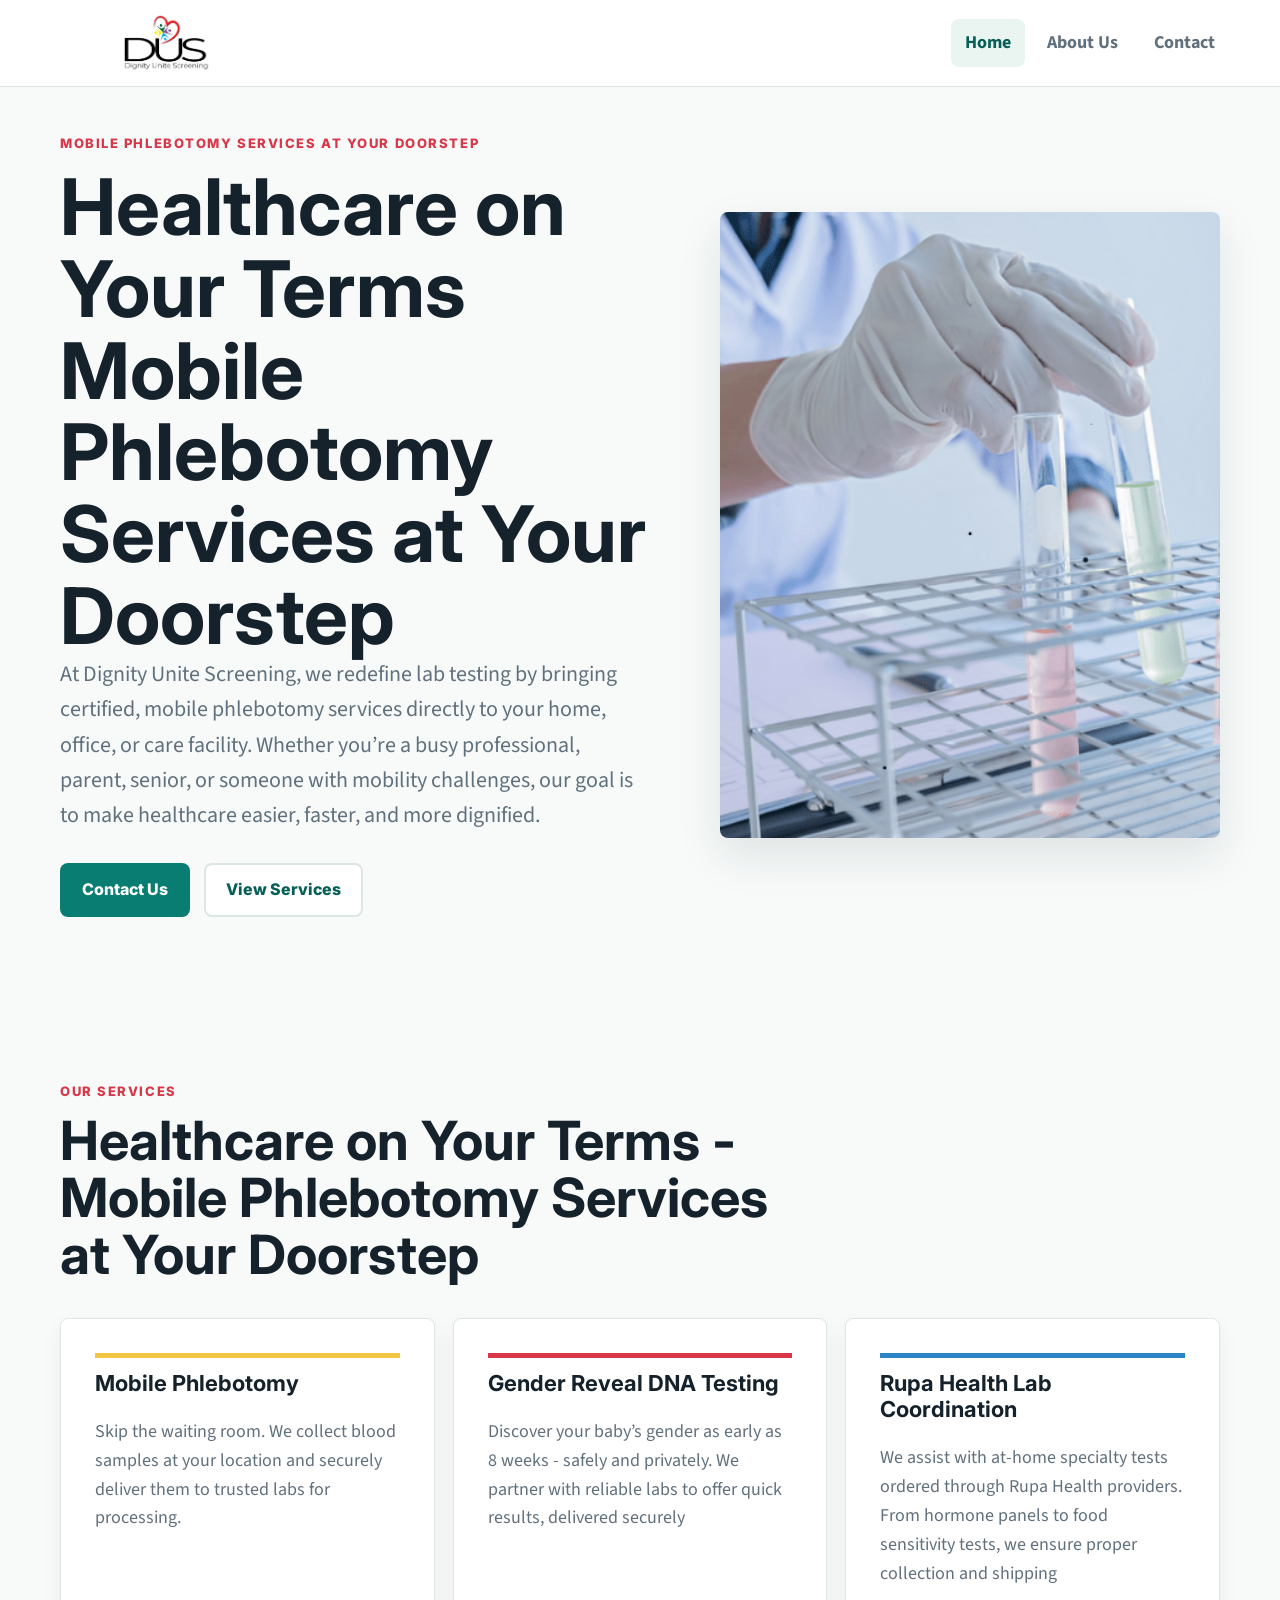
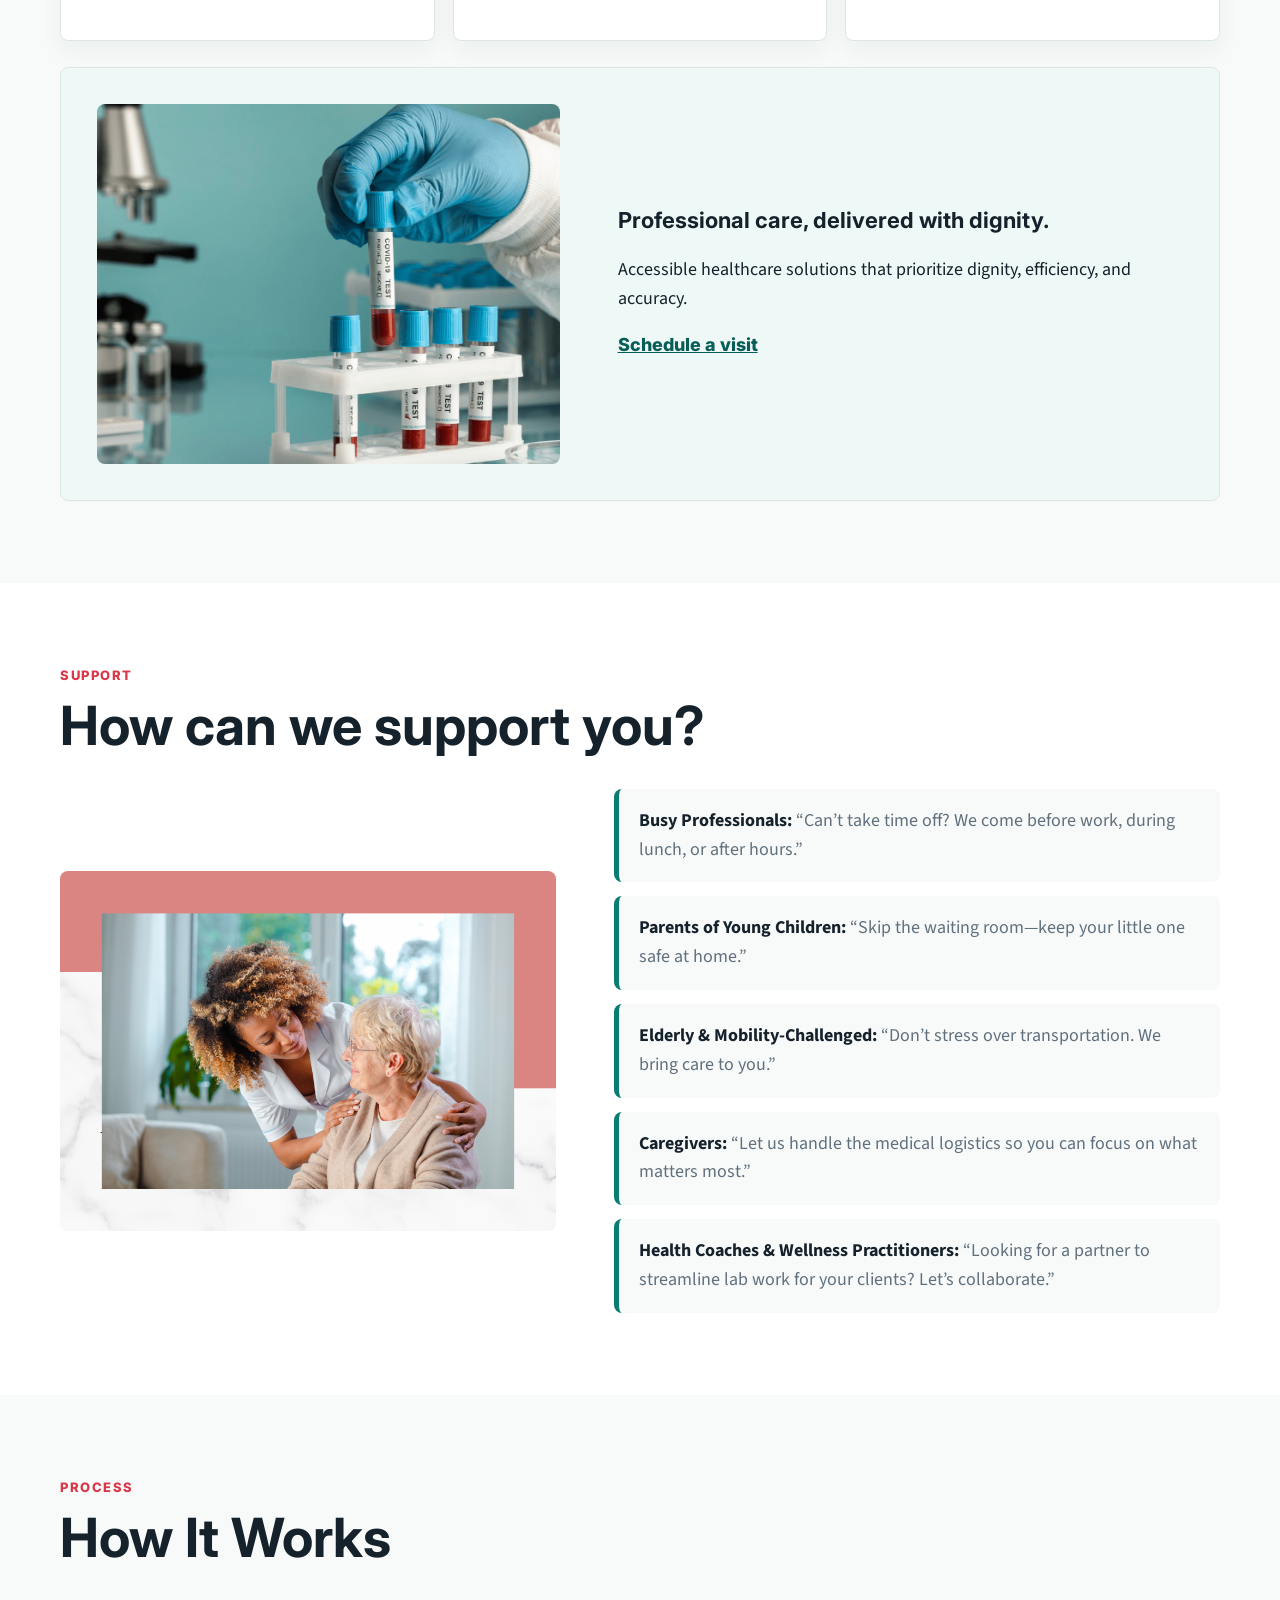
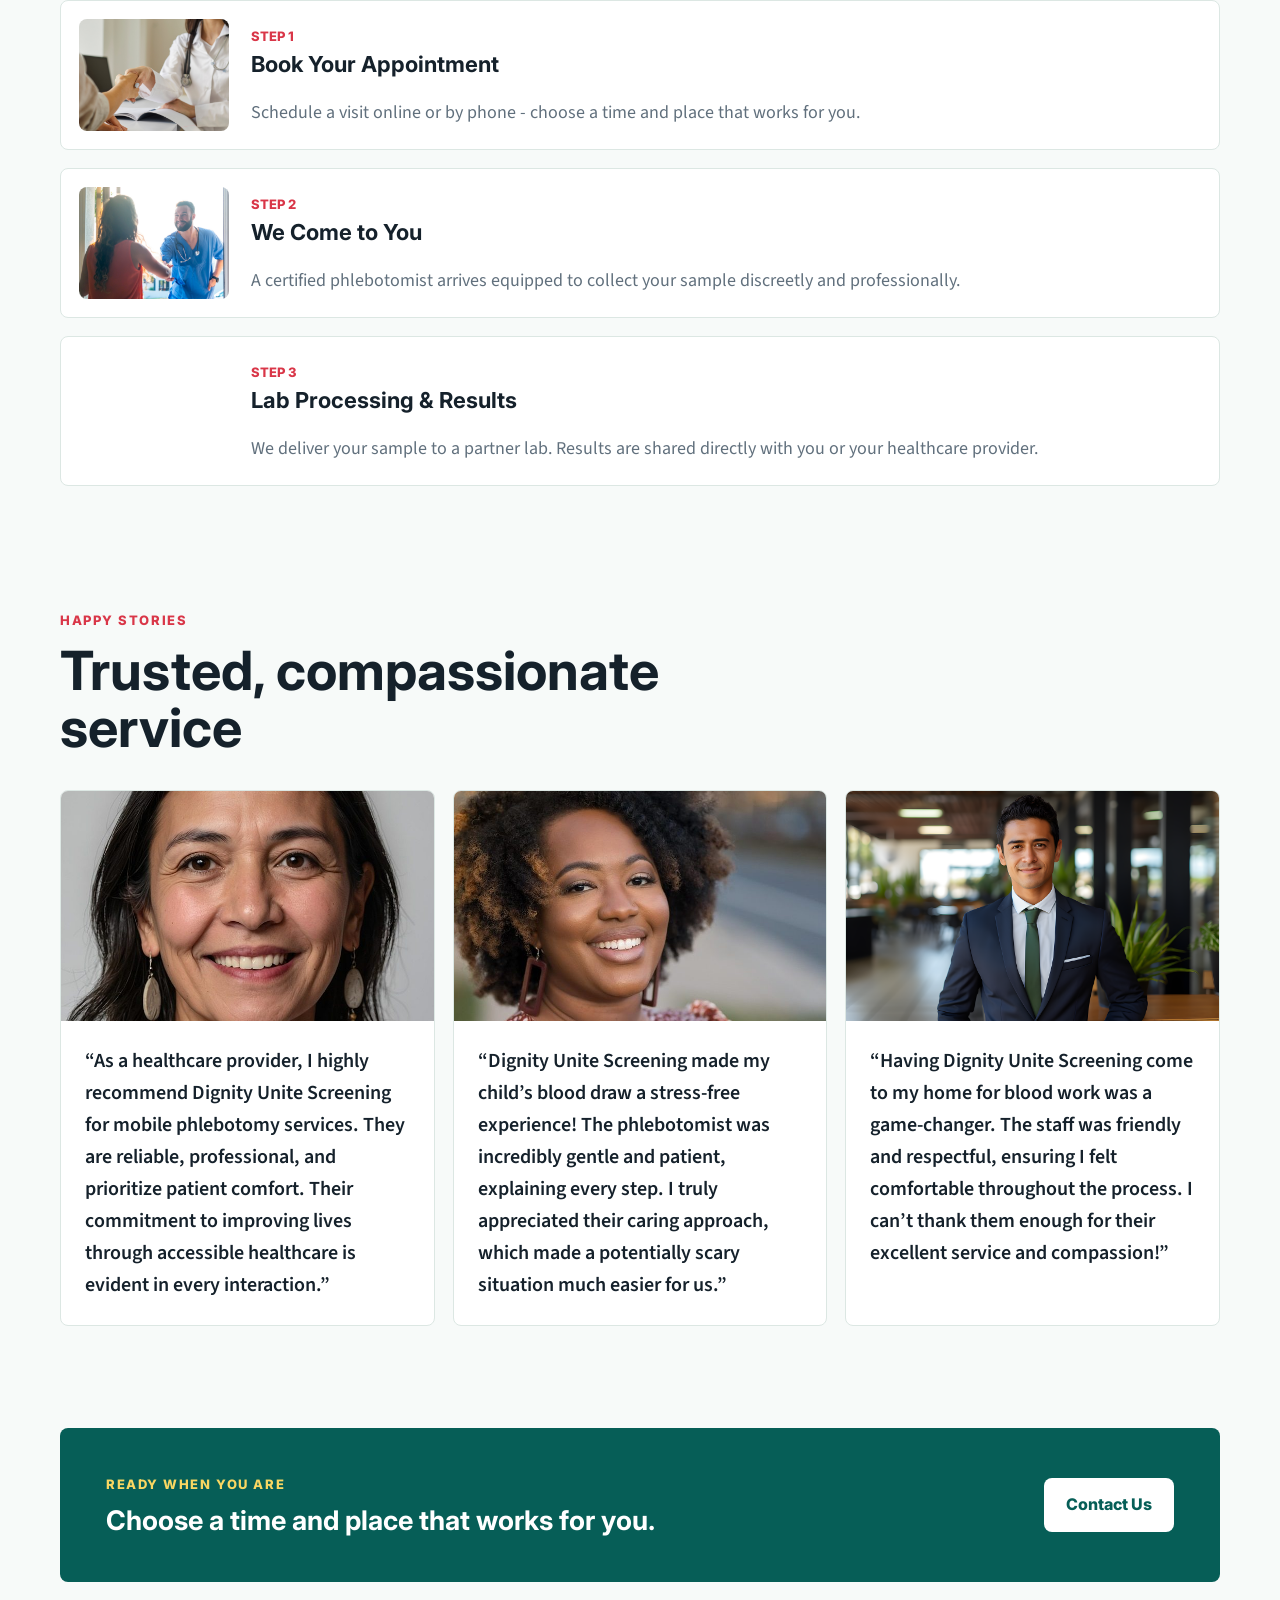
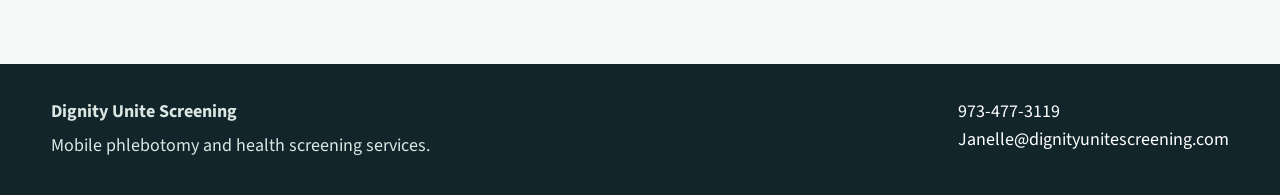
<file: index.html>
<!doctype html>
<html lang="en">
  <head>
    <meta charset="utf-8">
    <meta name="viewport" content="width=device-width, initial-scale=1">
    <meta name="description" content="Dignity Unite Screening mobile phlebotomy services at your doorstep.">
    <title>Dignity Unite Screening | Home</title>
    <link rel="icon" type="image/png" href="notas/images/icon_dignity_unite_screening.png">
    <link rel="preconnect" href="https://fonts.googleapis.com">
    <link rel="preconnect" href="https://fonts.gstatic.com" crossorigin>
    <link href="https://fonts.googleapis.com/css2?family=Inter:wght@500;600;700;800&family=Source+Sans+3:wght@400;500;600&display=swap" rel="stylesheet">
    <link rel="stylesheet" href="styles.css">
  </head>
  <body>
    <header class="site-header">
      <a class="brand" href="index.html" aria-label="Dignity Unite Screening home">
        <img class="site-logo" src="notas/images/logo_dignity_unite_screening.png" alt="Dignity Unite Screening">
      </a>
      <button class="nav-toggle" type="button" aria-expanded="false" aria-controls="site-nav">
        <span></span>
        <span></span>
        <span></span>
        <span class="sr-only">Menu</span>
      </button>
      <nav class="site-nav" id="site-nav" aria-label="Main navigation">
        <a href="index.html" aria-current="page">Home</a>
        <a href="about.html">About Us</a>
        <a href="contact.html">Contact</a>
      </nav>
    </header>

    <main>
      <section class="hero section">
        <div class="hero-copy">
          <p class="eyebrow">Mobile Phlebotomy Services at Your Doorstep</p>
          <h1>Healthcare on Your Terms Mobile Phlebotomy Services at Your Doorstep</h1>
          <p class="lead">At Dignity Unite Screening, we redefine lab testing by bringing certified, mobile phlebotomy services directly to your home, office, or care facility. Whether you’re a busy professional, parent, senior, or someone with mobility challenges, our goal is to make healthcare easier, faster, and more dignified.</p>
          <div class="button-row">
            <a class="button primary" href="contact.html#contact-form">Contact Us</a>
            <a class="button secondary" href="#services">View Services</a>
          </div>
        </div>
        <div class="hero-media">
          <img src="assets/service-mobile-phlebotomy.png" alt="Mobile phlebotomy service graphic">
        </div>
      </section>

      <section class="section" id="services">
        <div class="section-heading">
          <p class="eyebrow">Our Services</p>
          <h2>Healthcare on Your Terms - Mobile Phlebotomy Services at Your Doorstep</h2>
        </div>
        <div class="service-grid">
          <article class="card service-card">
            <h3>Mobile Phlebotomy</h3>
            <p>Skip the waiting room. We collect blood samples at your location and securely deliver them to trusted labs for processing.</p>
          </article>
          <article class="card service-card">
            <h3>Gender Reveal DNA Testing</h3>
            <p>Discover your baby’s gender as early as 8 weeks - safely and privately. We partner with reliable labs to offer quick results, delivered securely</p>
          </article>
          <article class="card service-card">
            <h3>Rupa Health Lab Coordination</h3>
            <p>We assist with at-home specialty tests ordered through Rupa Health providers. From hormone panels to food sensitivity tests, we ensure proper collection and shipping</p>
          </article>
        </div>
        <div class="split-feature">
          <img src="assets/services-lab-coordination.png" alt="At-home lab coordination graphic">
          <div>
            <h3>Professional care, delivered with dignity.</h3>
            <p>Accessible healthcare solutions that prioritize dignity, efficiency, and accuracy.</p>
            <a class="text-link" href="contact.html#contact-form">Schedule a visit</a>
          </div>
        </div>
      </section>

      <section class="section support-section">
        <div class="section-heading">
          <p class="eyebrow">Support</p>
          <h2>How can we support you?</h2>
        </div>
        <div class="support-layout">
          <img src="assets/support-home-care.png" alt="Home care service graphic">
          <div class="support-list">
            <p><strong>Busy Professionals:</strong> “Can’t take time off? We come before work, during lunch, or after hours.”</p>
            <p><strong>Parents of Young Children:</strong> “Skip the waiting room—keep your little one safe at home.”</p>
            <p><strong>Elderly &amp; Mobility-Challenged:</strong> “Don’t stress over transportation. We bring care to you.”</p>
            <p><strong>Caregivers:</strong> “Let us handle the medical logistics so you can focus on what matters most.”</p>
            <p><strong>Health Coaches &amp; Wellness Practitioners:</strong> “Looking for a partner to streamline lab work for your clients? Let’s collaborate.”</p>
          </div>
        </div>
      </section>

      <section class="section">
        <div class="section-heading">
          <p class="eyebrow">Process</p>
          <h2>How It Works</h2>
        </div>
        <div class="steps">
          <article class="step">
            <img src="assets/how-it-works-book.png" alt="Book appointment graphic">
            <div>
              <span>Step 1</span>
              <h3>Book Your Appointment</h3>
              <p>Schedule a visit online or by phone - choose a time and place that works for you.</p>
            </div>
          </article>
          <article class="step">
            <img src="assets/how-it-works-visit.png" alt="Phlebotomist visit graphic">
            <div>
              <span>Step 2</span>
              <h3>We Come to You</h3>
              <p>A certified phlebotomist arrives equipped to collect your sample discreetly and professionally.</p>
            </div>
          </article>
          <article class="step">
            <img src="assets/how-it-works-results.png" alt="Lab results graphic">
            <div>
              <span>Step 3</span>
              <h3>Lab Processing &amp; Results</h3>
              <p>We deliver your sample to a partner lab. Results are shared directly with you or your healthcare provider.</p>
            </div>
          </article>
        </div>
      </section>

      <section class="section testimonials">
        <div class="section-heading">
          <p class="eyebrow">Happy Stories</p>
          <h2>Trusted, compassionate service</h2>
        </div>
        <div class="testimonial-grid">
          <article class="testimonial-card">
            <img src="assets/testimonial-healthcare-provider.jpg" alt="Healthcare provider portrait">
            <p>“As a healthcare provider, I highly recommend Dignity Unite Screening for mobile phlebotomy services. They are reliable, professional, and prioritize patient comfort. Their commitment to improving lives through accessible healthcare is evident in every interaction.”</p>
          </article>
          <article class="testimonial-card">
            <img src="assets/testimonial-parent.jpg" alt="Parent testimonial portrait">
            <p>“Dignity Unite Screening made my child’s blood draw a stress-free experience! The phlebotomist was incredibly gentle and patient, explaining every step. I truly appreciated their caring approach, which made a potentially scary situation much easier for us.”</p>
          </article>
          <article class="testimonial-card">
            <img src="assets/testimonial-home-client.png" alt="Home client testimonial graphic">
            <p>“Having Dignity Unite Screening come to my home for blood work was a game-changer. The staff was friendly and respectful, ensuring I felt comfortable throughout the process. I can’t thank them enough for their excellent service and compassion!”</p>
          </article>
        </div>
      </section>

      <section class="cta-band">
        <div>
          <p class="eyebrow">Ready when you are</p>
          <h2>Choose a time and place that works for you.</h2>
        </div>
        <a class="button light" href="contact.html#contact-form">Contact Us</a>
      </section>
    </main>

    <footer class="site-footer">
      <div>
        <strong>Dignity Unite Screening</strong>
        <p>Mobile phlebotomy and health screening services.</p>
      </div>
      <div>
        <a href="tel:9734773119">973-477-3119</a>
        <a href="mailto:Janelle@dignityunitescreening.com">Janelle@dignityunitescreening.com</a>
      </div>
    </footer>
    <script src="script.js"></script>
  </body>
</html>
</file>
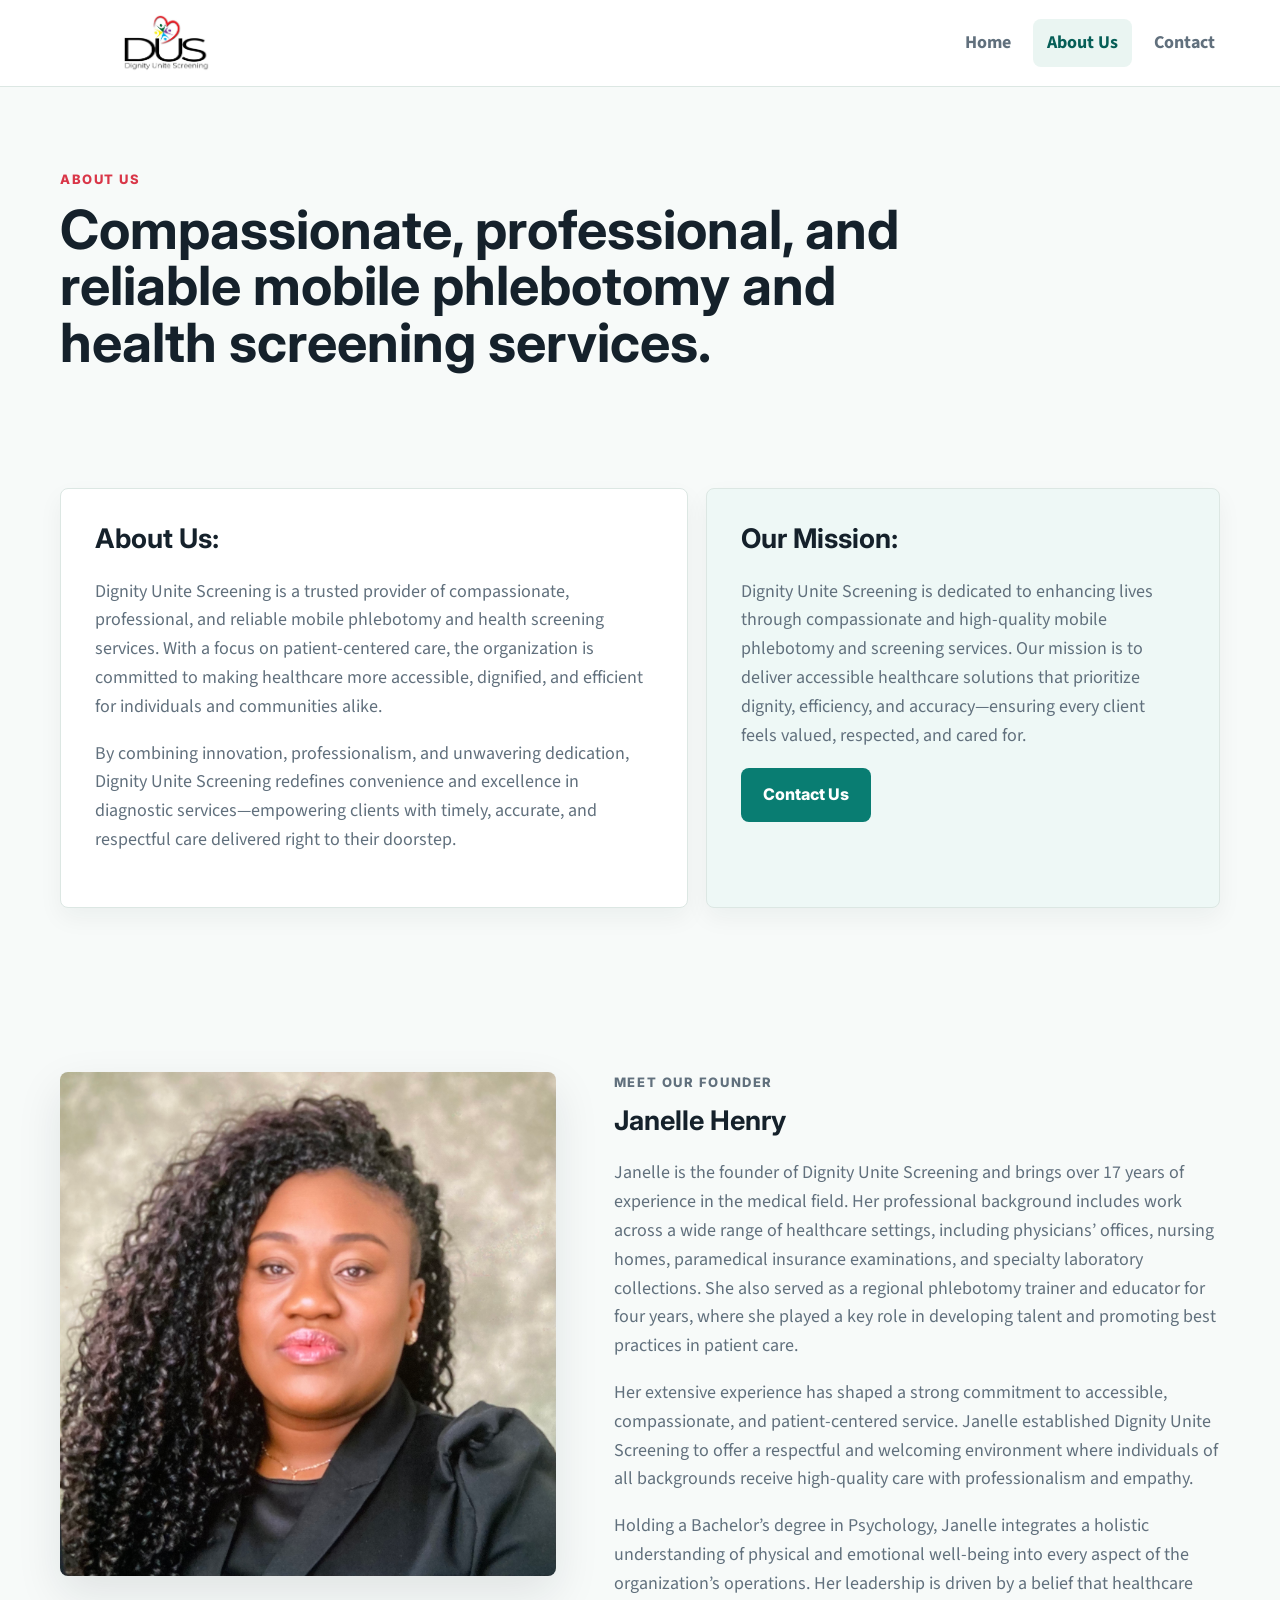
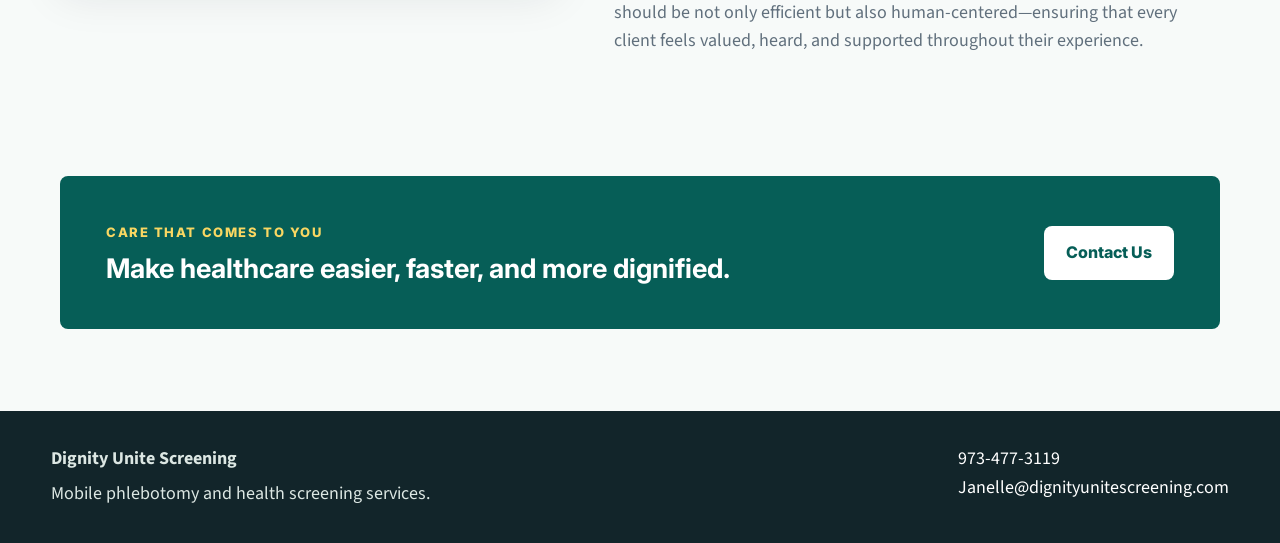
<file: about.html>
<!doctype html>
<html lang="en">
  <head>
    <meta charset="utf-8">
    <meta name="viewport" content="width=device-width, initial-scale=1">
    <meta name="description" content="About Dignity Unite Screening and founder Janelle Henry.">
    <title>Dignity Unite Screening | About Us</title>
    <link rel="icon" type="image/png" href="notas/images/icon_dignity_unite_screening.png">
    <link rel="preconnect" href="https://fonts.googleapis.com">
    <link rel="preconnect" href="https://fonts.gstatic.com" crossorigin>
    <link href="https://fonts.googleapis.com/css2?family=Inter:wght@500;600;700;800&family=Source+Sans+3:wght@400;500;600&display=swap" rel="stylesheet">
    <link rel="stylesheet" href="styles.css">
  </head>
  <body>
    <header class="site-header">
      <a class="brand" href="index.html" aria-label="Dignity Unite Screening home">
        <img class="site-logo" src="notas/images/logo_dignity_unite_screening.png" alt="Dignity Unite Screening">
      </a>
      <button class="nav-toggle" type="button" aria-expanded="false" aria-controls="site-nav">
        <span></span>
        <span></span>
        <span></span>
        <span class="sr-only">Menu</span>
      </button>
      <nav class="site-nav" id="site-nav" aria-label="Main navigation">
        <a href="index.html">Home</a>
        <a href="about.html" aria-current="page">About Us</a>
        <a href="contact.html">Contact</a>
      </nav>
    </header>

    <main>
      <section class="page-hero section">
        <p class="eyebrow">About Us</p>
        <h1>Compassionate, professional, and reliable mobile phlebotomy and health screening services.</h1>
      </section>

      <section class="section two-column">
        <article class="content-panel">
          <h2>About Us:</h2>
          <p>Dignity Unite Screening is a trusted provider of compassionate, professional, and reliable mobile phlebotomy and health screening services. With a focus on patient-centered care, the organization is committed to making healthcare more accessible, dignified, and efficient for individuals and communities alike.</p>
          <p>By combining innovation, professionalism, and unwavering dedication, Dignity Unite Screening redefines convenience and excellence in diagnostic services—empowering clients with timely, accurate, and respectful care delivered right to their doorstep.</p>
        </article>
        <article class="content-panel accent-panel">
          <h2>Our Mission:</h2>
          <p>Dignity Unite Screening is dedicated to enhancing lives through compassionate and high-quality mobile phlebotomy and screening services. Our mission is to deliver accessible healthcare solutions that prioritize dignity, efficiency, and accuracy—ensuring every client feels valued, respected, and cared for.</p>
          <a class="button primary" href="contact.html#contact-form">Contact Us</a>
        </article>
      </section>

      <section class="section founder-section">
        <div class="founder-image">
          <img src="assets/founder-janelle-henry.jpeg" alt="Janelle Henry">
        </div>
        <div class="founder-copy">
          <p class="eyebrow">Meet Our Founder</p>
          <h2>Janelle Henry</h2>
          <p>Janelle is the founder of Dignity Unite Screening and brings over 17 years of experience in the medical field. Her professional background includes work across a wide range of healthcare settings, including physicians’ offices, nursing homes, paramedical insurance examinations, and specialty laboratory collections. She also served as a regional phlebotomy trainer and educator for four years, where she played a key role in developing talent and promoting best practices in patient care.</p>
          <p>Her extensive experience has shaped a strong commitment to accessible, compassionate, and patient-centered service. Janelle established Dignity Unite Screening to offer a respectful and welcoming environment where individuals of all backgrounds receive high-quality care with professionalism and empathy.</p>
          <p>Holding a Bachelor’s degree in Psychology, Janelle integrates a holistic understanding of physical and emotional well-being into every aspect of the organization’s operations. Her leadership is driven by a belief that healthcare should be not only efficient but also human-centered—ensuring that every client feels valued, heard, and supported throughout their experience.</p>
        </div>
      </section>

      <section class="cta-band">
        <div>
          <p class="eyebrow">Care that comes to you</p>
          <h2>Make healthcare easier, faster, and more dignified.</h2>
        </div>
        <a class="button light" href="contact.html#contact-form">Contact Us</a>
      </section>
    </main>

    <footer class="site-footer">
      <div>
        <strong>Dignity Unite Screening</strong>
        <p>Mobile phlebotomy and health screening services.</p>
      </div>
      <div>
        <a href="tel:9734773119">973-477-3119</a>
        <a href="mailto:Janelle@dignityunitescreening.com">Janelle@dignityunitescreening.com</a>
      </div>
    </footer>
    <script src="script.js"></script>
  </body>
</html>
</file>
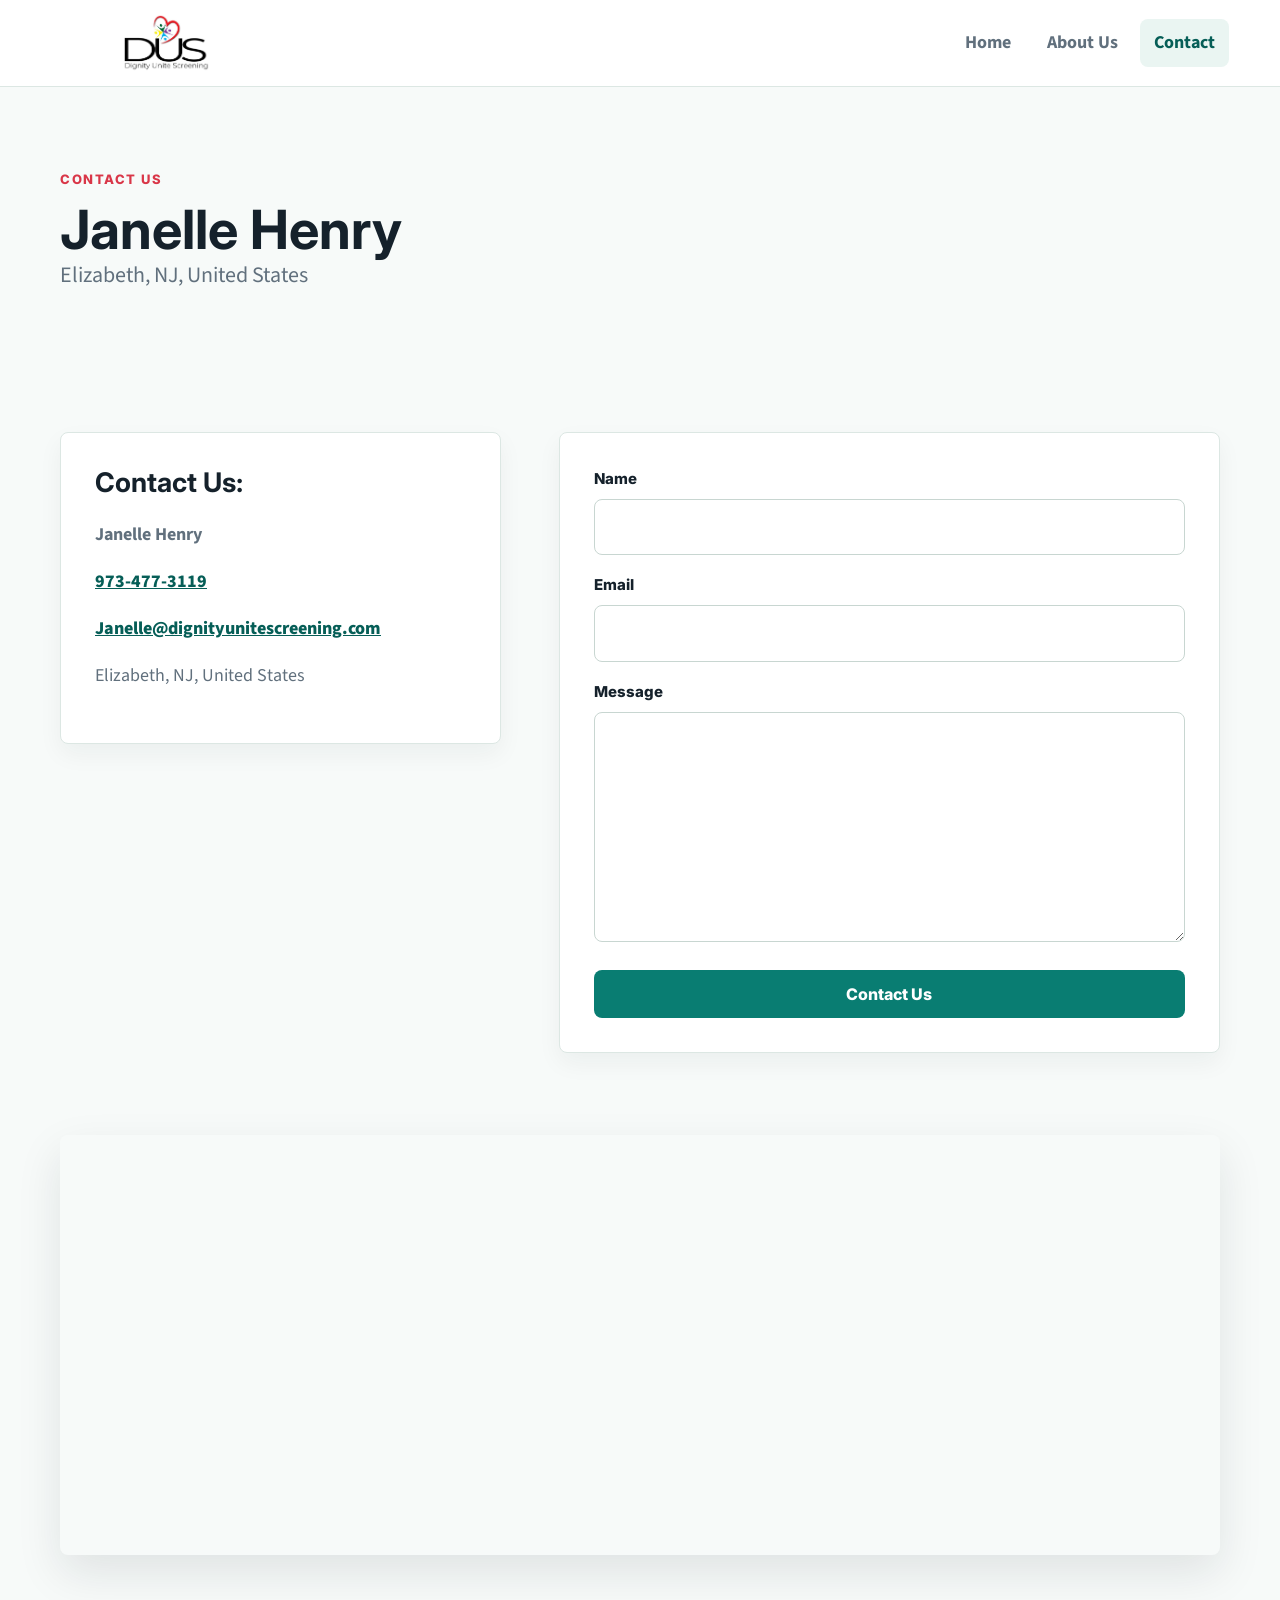
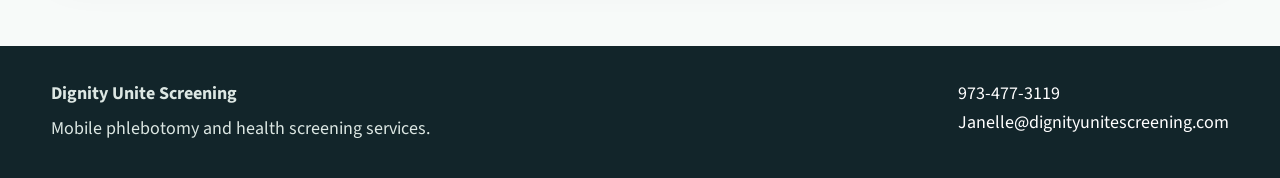
<file: contact.html>
<!doctype html>
<html lang="en">
  <head>
    <meta charset="utf-8">
    <meta name="viewport" content="width=device-width, initial-scale=1">
    <meta name="description" content="Contact Dignity Unite Screening in Elizabeth, NJ.">
    <title>Dignity Unite Screening | Contact</title>
    <link rel="icon" type="image/png" href="notas/images/icon_dignity_unite_screening.png">
    <link rel="preconnect" href="https://fonts.googleapis.com">
    <link rel="preconnect" href="https://fonts.gstatic.com" crossorigin>
    <link href="https://fonts.googleapis.com/css2?family=Inter:wght@500;600;700;800&family=Source+Sans+3:wght@400;500;600&display=swap" rel="stylesheet">
    <link rel="stylesheet" href="styles.css">
  </head>
  <body>
    <header class="site-header">
      <a class="brand" href="index.html" aria-label="Dignity Unite Screening home">
        <img class="site-logo" src="notas/images/logo_dignity_unite_screening.png" alt="Dignity Unite Screening">
      </a>
      <button class="nav-toggle" type="button" aria-expanded="false" aria-controls="site-nav">
        <span></span>
        <span></span>
        <span></span>
        <span class="sr-only">Menu</span>
      </button>
      <nav class="site-nav" id="site-nav" aria-label="Main navigation">
        <a href="index.html">Home</a>
        <a href="about.html">About Us</a>
        <a href="contact.html" aria-current="page">Contact</a>
      </nav>
    </header>

    <main>
      <section class="page-hero section">
        <p class="eyebrow">Contact Us</p>
        <h1>Janelle Henry</h1>
        <p class="lead">Elizabeth, NJ, United States</p>
      </section>

      <section class="section contact-layout">
        <aside class="contact-card">
          <h2>Contact Us:</h2>
          <p><strong>Janelle Henry</strong></p>
          <p><a href="tel:9734773119">973-477-3119</a></p>
          <p><a href="mailto:Janelle@dignityunitescreening.com">Janelle@dignityunitescreening.com</a></p>
          <p>Elizabeth, NJ, United States</p>
        </aside>

        <form class="contact-form" id="contact-form" action="mailto:Janelle@dignityunitescreening.com" method="post" enctype="text/plain">
          <div>
            <label for="name">Name</label>
            <input id="name" name="Name" type="text" autocomplete="name" required>
          </div>
          <div>
            <label for="email">Email</label>
            <input id="email" name="Email" type="email" autocomplete="email" required>
          </div>
          <div>
            <label for="message">Message</label>
            <textarea id="message" name="Message" rows="7" required></textarea>
          </div>
          <button class="button primary" type="submit">Contact Us</button>
        </form>
      </section>

      <section class="section map-section" aria-label="Location map">
        <iframe
          title="Elizabeth, NJ, United States map"
          src="https://maps.google.com/maps?q=Elizabeth%2C%20NJ%2C%20United%20States&amp;output=embed"
          loading="lazy"
          referrerpolicy="no-referrer-when-downgrade"></iframe>
      </section>
    </main>

    <footer class="site-footer">
      <div>
        <strong>Dignity Unite Screening</strong>
        <p>Mobile phlebotomy and health screening services.</p>
      </div>
      <div>
        <a href="tel:9734773119">973-477-3119</a>
        <a href="mailto:Janelle@dignityunitescreening.com">Janelle@dignityunitescreening.com</a>
      </div>
    </footer>
    <script src="script.js"></script>
  </body>
</html>
</file>
<file: styles.css>
:root {
  --ink: #15212b;
  --muted: #61707d;
  --bg: #f7faf9;
  --surface: #ffffff;
  --line: #dce7e3;
  --teal: #097d72;
  --teal-dark: #065e57;
  --coral: #d93648;
  --gold: #f3c642;
  --blue: #2b84c6;
  --shadow: 0 18px 45px rgba(21, 33, 43, 0.1);
  --radius: 8px;
  --max: 1160px;
}

* {
  box-sizing: border-box;
}

html {
  scroll-behavior: smooth;
}

body {
  margin: 0;
  color: var(--ink);
  background: var(--bg);
  font-family: "Source Sans 3", Arial, sans-serif;
  font-size: 18px;
  line-height: 1.6;
}

img {
  display: block;
  max-width: 100%;
}

a {
  color: inherit;
}

.sr-only {
  position: absolute;
  width: 1px;
  height: 1px;
  padding: 0;
  margin: -1px;
  overflow: hidden;
  clip: rect(0, 0, 0, 0);
  white-space: nowrap;
  border: 0;
}

.site-header {
  position: sticky;
  top: 0;
  z-index: 20;
  display: flex;
  align-items: center;
  justify-content: space-between;
  gap: 24px;
  min-height: 78px;
  padding: 14px clamp(18px, 4vw, 56px);
  background: rgba(255, 255, 255, 0.94);
  border-bottom: 1px solid var(--line);
  backdrop-filter: blur(18px);
}

.brand {
  display: inline-flex;
  align-items: center;
  color: var(--ink);
  font-family: Inter, Arial, sans-serif;
  font-weight: 800;
  text-decoration: none;
}

.site-logo {
  width: clamp(156px, 20vw, 230px);
  height: auto;
  max-height: 58px;
  object-fit: contain;
}

.site-nav {
  display: flex;
  align-items: center;
  gap: 8px;
}

.site-nav a {
  padding: 10px 14px;
  border-radius: var(--radius);
  color: var(--muted);
  font-weight: 700;
  text-decoration: none;
  transition: background 180ms ease, color 180ms ease;
}

.site-nav a:hover,
.site-nav a:focus-visible,
.site-nav a[aria-current="page"] {
  color: var(--teal-dark);
  background: #eaf5f2;
  outline: none;
}

.nav-toggle {
  display: none;
  width: 46px;
  height: 46px;
  padding: 10px;
  border: 1px solid var(--line);
  border-radius: var(--radius);
  background: var(--surface);
}

.nav-toggle span:not(.sr-only) {
  display: block;
  height: 2px;
  margin: 5px 0;
  background: var(--ink);
}

.section {
  width: min(var(--max), calc(100% - 36px));
  margin: 0 auto;
  padding: 82px 0;
}

.hero {
  display: grid;
  grid-template-columns: minmax(0, 1.08fr) minmax(320px, 0.92fr);
  align-items: center;
  gap: clamp(36px, 6vw, 72px);
  min-height: calc(100vh - 78px);
  padding-top: 46px;
}

.hero-copy h1,
.page-hero h1,
.section-heading h2,
.cta-band h2 {
  margin: 0;
  font-family: Inter, Arial, sans-serif;
  line-height: 1.05;
  letter-spacing: 0;
}

.hero-copy h1 {
  max-width: 760px;
  font-size: clamp(42px, 7vw, 78px);
}

.lead {
  max-width: 720px;
  color: var(--muted);
  font-size: 22px;
}

.eyebrow {
  margin: 0 0 12px;
  color: var(--coral);
  font-family: Inter, Arial, sans-serif;
  font-size: 13px;
  font-weight: 800;
  letter-spacing: 0.12em;
  text-transform: uppercase;
}

.button-row {
  display: flex;
  flex-wrap: wrap;
  gap: 14px;
  margin-top: 30px;
}

.button {
  display: inline-flex;
  align-items: center;
  justify-content: center;
  min-height: 48px;
  padding: 12px 20px;
  border: 2px solid transparent;
  border-radius: var(--radius);
  font-family: Inter, Arial, sans-serif;
  font-size: 16px;
  font-weight: 800;
  text-decoration: none;
  cursor: pointer;
  transition: transform 180ms ease, box-shadow 180ms ease, background 180ms ease, border-color 180ms ease;
}

.button:hover,
.button:focus-visible {
  transform: translateY(-2px);
  box-shadow: var(--shadow);
  outline: none;
}

.button.primary {
  color: #ffffff;
  background: var(--teal);
}

.button.secondary {
  color: var(--teal-dark);
  border-color: var(--line);
  background: var(--surface);
}

.button.light {
  color: var(--teal-dark);
  background: #ffffff;
}

.hero-media {
  position: relative;
  overflow: hidden;
  border-radius: var(--radius);
  box-shadow: var(--shadow);
}

.hero-media img {
  width: 100%;
  aspect-ratio: 4 / 5;
  object-fit: cover;
}

.section-heading {
  max-width: 760px;
  margin-bottom: 34px;
}

.section-heading h2,
.page-hero h1 {
  font-size: clamp(32px, 5vw, 54px);
}

.service-grid,
.testimonial-grid,
.two-column {
  display: grid;
  grid-template-columns: repeat(3, minmax(0, 1fr));
  gap: 18px;
}

.two-column {
  grid-template-columns: 1.1fr 0.9fr;
}

.card,
.content-panel,
.contact-card,
.contact-form {
  border: 1px solid var(--line);
  border-radius: var(--radius);
  background: var(--surface);
  box-shadow: 0 10px 24px rgba(21, 33, 43, 0.05);
}

.service-card,
.content-panel,
.contact-card,
.contact-form {
  padding: clamp(22px, 3vw, 34px);
}

h2,
h3,
p {
  margin-top: 0;
}

h2,
h3 {
  font-family: Inter, Arial, sans-serif;
  line-height: 1.2;
  letter-spacing: 0;
}

h3 {
  font-size: 22px;
}

.service-card h3 {
  padding-top: 12px;
  border-top: 5px solid var(--gold);
}

.service-card:nth-child(2) h3 {
  border-color: var(--coral);
}

.service-card:nth-child(3) h3 {
  border-color: var(--blue);
}

.service-card p,
.content-panel p,
.founder-copy p,
.contact-card p {
  color: var(--muted);
}

.split-feature,
.support-layout,
.founder-section,
.contact-layout {
  display: grid;
  grid-template-columns: 0.9fr 1.1fr;
  align-items: center;
  gap: clamp(26px, 5vw, 58px);
}

.split-feature {
  margin-top: 26px;
  padding: clamp(20px, 3vw, 36px);
  border: 1px solid var(--line);
  border-radius: var(--radius);
  background: #eef8f6;
}

.split-feature img,
.support-layout img {
  width: 100%;
  max-height: 360px;
  border-radius: var(--radius);
  object-fit: cover;
}

.text-link {
  color: var(--teal-dark);
  font-family: Inter, Arial, sans-serif;
  font-weight: 800;
}

.support-section {
  width: 100%;
  max-width: none;
  padding-inline: max(18px, calc((100% - var(--max)) / 2));
  background: #ffffff;
}

.support-list {
  display: grid;
  gap: 14px;
}

.support-list p {
  margin: 0;
  padding: 18px 20px;
  border-left: 5px solid var(--teal);
  border-radius: var(--radius);
  background: var(--bg);
  color: var(--muted);
}

.support-list strong {
  color: var(--ink);
}

.steps {
  display: grid;
  gap: 18px;
}

.step {
  display: grid;
  grid-template-columns: 150px 1fr;
  gap: 22px;
  align-items: center;
  padding: 18px;
  border: 1px solid var(--line);
  border-radius: var(--radius);
  background: var(--surface);
}

.step img {
  width: 150px;
  height: 112px;
  border-radius: var(--radius);
  object-fit: cover;
}

.step span {
  color: var(--coral);
  font-family: Inter, Arial, sans-serif;
  font-size: 13px;
  font-weight: 800;
  text-transform: uppercase;
}

.step p {
  margin-bottom: 0;
  color: var(--muted);
}

.testimonials {
  padding-top: 42px;
}

.testimonial-card {
  overflow: hidden;
  border: 1px solid var(--line);
  border-radius: var(--radius);
  background: var(--surface);
}

.testimonial-card img {
  width: 100%;
  height: 230px;
  object-fit: cover;
}

.testimonial-card p {
  margin: 0;
  padding: 24px;
  color: var(--ink);
  font-size: 20px;
  font-weight: 600;
}

.cta-band {
  display: flex;
  align-items: center;
  justify-content: space-between;
  gap: 24px;
  width: min(var(--max), calc(100% - 36px));
  margin: 20px auto 82px;
  padding: clamp(28px, 5vw, 46px);
  border-radius: var(--radius);
  color: #ffffff;
  background: var(--teal-dark);
}

.cta-band .eyebrow {
  color: #f9d762;
}

.site-footer {
  display: flex;
  justify-content: space-between;
  gap: 24px;
  padding: 34px clamp(18px, 4vw, 56px);
  color: #dce7e3;
  background: #12252a;
}

.site-footer p {
  margin: 6px 0 0;
}

.site-footer a {
  display: block;
  color: #ffffff;
  text-decoration: none;
}

.page-hero {
  padding-bottom: 34px;
}

.page-hero h1 {
  max-width: 900px;
}

.accent-panel {
  background: #eef8f6;
}

.founder-section {
  align-items: start;
}

.founder-image img {
  width: 100%;
  max-height: 680px;
  border-radius: var(--radius);
  box-shadow: var(--shadow);
  object-fit: cover;
  object-position: center top;
}

.contact-layout {
  grid-template-columns: 0.8fr 1.2fr;
  align-items: start;
}

.contact-card a {
  color: var(--teal-dark);
  font-weight: 800;
}

.contact-form {
  display: grid;
  gap: 18px;
}

label {
  display: block;
  margin-bottom: 8px;
  color: var(--ink);
  font-family: Inter, Arial, sans-serif;
  font-size: 15px;
  font-weight: 800;
}

input,
textarea {
  width: 100%;
  border: 1px solid #c8d6d1;
  border-radius: var(--radius);
  padding: 13px 14px;
  color: var(--ink);
  background: #ffffff;
  font: inherit;
}

input:focus,
textarea:focus {
  border-color: var(--teal);
  box-shadow: 0 0 0 4px rgba(9, 125, 114, 0.14);
  outline: none;
}

.map-section {
  padding-top: 0;
}

.map-section iframe {
  width: 100%;
  height: 420px;
  border: 0;
  border-radius: var(--radius);
  box-shadow: var(--shadow);
}

@media (max-width: 900px) {
  body {
    font-size: 17px;
  }

  .nav-toggle {
    display: block;
  }

  .site-nav {
    position: absolute;
    top: 100%;
    right: 18px;
    left: 18px;
    display: none;
    flex-direction: column;
    align-items: stretch;
    padding: 12px;
    border: 1px solid var(--line);
    border-radius: var(--radius);
    background: #ffffff;
    box-shadow: var(--shadow);
  }

  .site-nav.is-open {
    display: flex;
  }

  .hero,
  .split-feature,
  .support-layout,
  .founder-section,
  .contact-layout,
  .two-column {
    grid-template-columns: 1fr;
  }

  .hero {
    min-height: auto;
  }

  .service-grid,
  .testimonial-grid {
    grid-template-columns: 1fr;
  }

  .cta-band,
  .site-footer {
    flex-direction: column;
    align-items: flex-start;
  }
}

@media (max-width: 560px) {
  .site-logo {
    width: 148px;
    max-height: 48px;
  }

  .section {
    width: min(var(--max), calc(100% - 28px));
    padding: 58px 0;
  }

  .hero-copy h1 {
    font-size: 40px;
  }

  .lead {
    font-size: 19px;
  }

  .button {
    width: 100%;
  }

  .step {
    grid-template-columns: 1fr;
  }

  .step img {
    width: 100%;
    height: 180px;
  }

  .testimonial-card p {
    font-size: 18px;
  }
}
</file>
